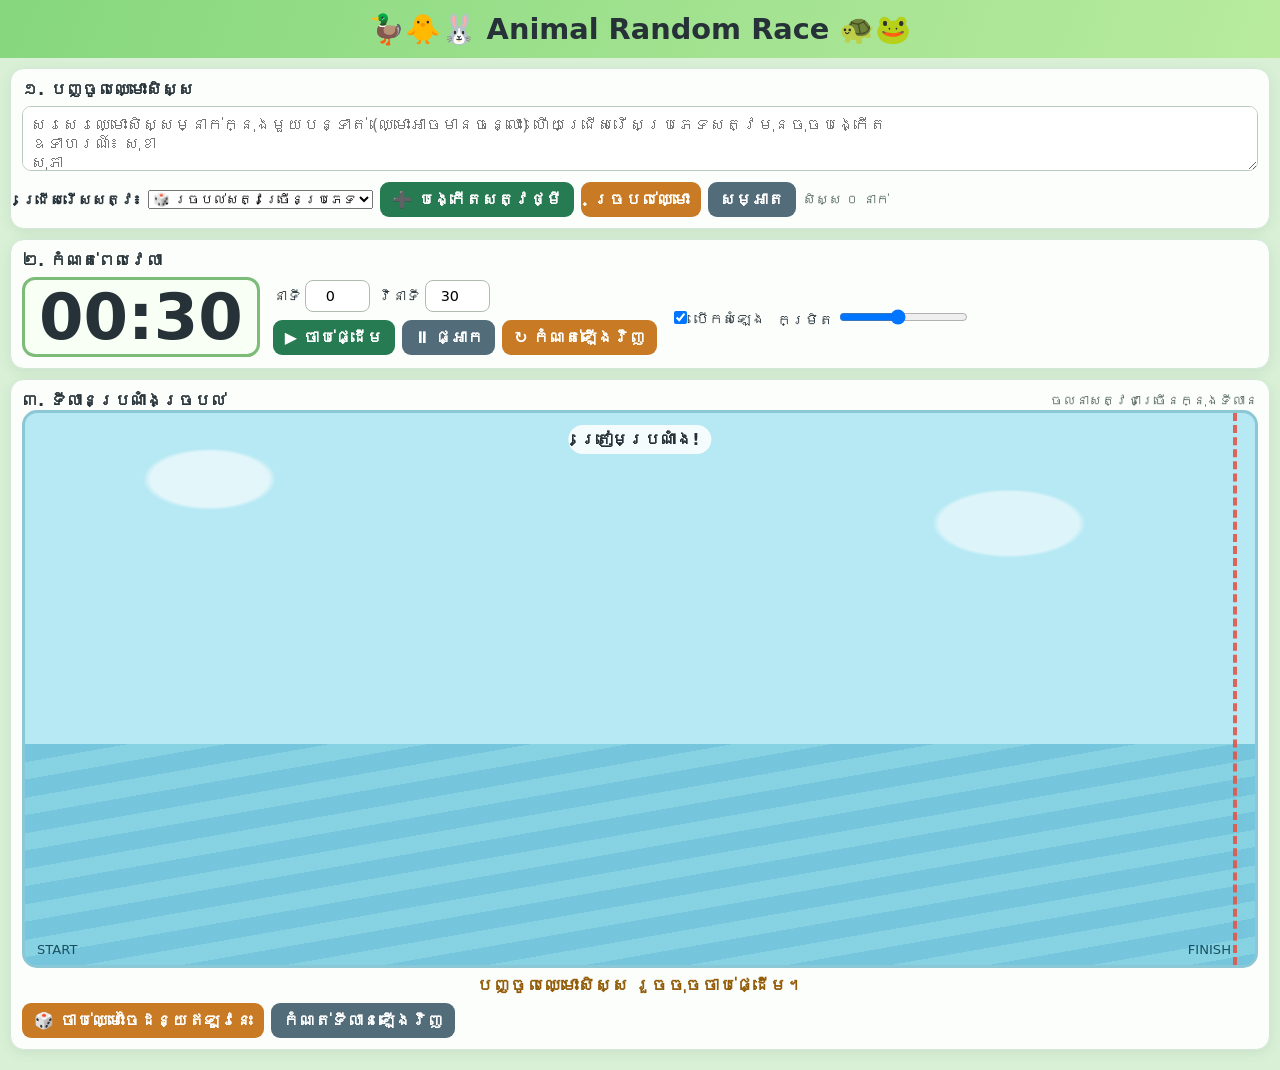
<file: index.html>
<!doctype html>
<html lang="km">
<head>
<meta charset="utf-8"><meta name="viewport" content="width=device-width,initial-scale=1">
<link rel="stylesheet" href="style.css">
<title>Animal Random Race By SOTHUN</title>
<!-- <style>
:root{--green:#9be18e;--sky:#bfeaf4;--ink:#263238}
*{box-sizing:border-box}
body{margin:0;color:var(--ink);font-family:system-ui,"Noto Sans Khmer",sans-serif;background:#d9f0d6}
header{background:linear-gradient(110deg,#86d77e,#b8eb9e);padding:12px 16px;text-align:center}
h1{font-size:clamp(1.2rem,3vw,1.8rem);margin:0}
header p{margin:3px 0 0;font-size:.88rem}
main{max-width:1450px;margin:auto;padding:10px}
.panel{background:#ffffffed;border:1px solid #d4e6d7;border-radius:14px;padding:11px;margin-bottom:10px;box-shadow:0 3px 12px #345c3b18}
h2{font-size:1.02rem;margin:0 0 7px}
.controls{display:flex;flex-wrap:wrap;gap:7px;align-items:center}\nselect{font:inherit;padding:8px 10px;border:1px solid #aebcaf;border-radius:9px;background:#fff;color:#263238}
button{border:0;border-radius:9px;padding:8px 12px;background:#267b52;color:white;font:inherit;font-weight:700;cursor:pointer}
button.alt{background:#536c7a}button.warn{background:#c87a25}button:disabled{opacity:.5;cursor:not-allowed}
textarea{width:100%;min-height:65px;padding:8px;border:1px solid #b9cbbd;border-radius:9px;font:inherit}
.timebox{display:flex;align-items:center;gap:13px;flex-wrap:wrap}
.clock{font-size:clamp(2.3rem,6vw,4rem);font-weight:850;font-variant-numeric:tabular-nums;background:#f8fff4;border:3px solid #7dbb78;border-radius:13px;padding:0 14px;min-width:200px;text-align:center}
.timeinputs{display:flex;gap:8px;align-items:center;flex-wrap:wrap}
.timeinputs input{width:65px;padding:7px;border:1px solid #aebcaf;border-radius:8px;font:inherit;text-align:center}
.muted{font-size:.82rem;color:#52655a}
.stage{position:relative;min-height:450px;height:min(62vh,650px);overflow:hidden;border-radius:15px;border:3px solid #8bc7d4;background:linear-gradient(#b7e9f4 0 60%,#77c7df 60% 100%);isolation:isolate}
.stage:before{content:"";position:absolute;inset:60% 0 0;background:repeating-linear-gradient(170deg,#75c5dc 0 18px,#8ad4e3 18px 35px);opacity:.85}
.stage:after{content:"";position:absolute;inset:0;background:radial-gradient(ellipse at 15% 12%,#fff9 0 4%,transparent 4.5%),radial-gradient(ellipse at 80% 20%,#fff8 0 5%,transparent 5.5%);pointer-events:none}
.finish{position:absolute;right:10px;top:0;bottom:0;width:12px;border-left:4px dashed #df574b;z-index:1;opacity:.9}
.animal{position:absolute;left:0;top:0;display:flex;align-items:center;gap:4px;max-width:min(260px,48%);padding:3px 8px 3px 4px;border:2px solid #fff;border-radius:22px;background:#fffdf0eF;box-shadow:0 2px 7px #2344;font-size:clamp(.77rem,1.3vw,.95rem);font-weight:750;white-space:nowrap;transform:translate(-50%,-50%);z-index:2;transition:filter .2s}
.animal .face{font-size:clamp(25px,3.5vw,39px);line-height:1}
.animal .student{overflow:hidden;text-overflow:ellipsis;max-width:145px}
.animal .remove{padding:1px 5px;margin-left:2px;border-radius:50%;background:#d9534f;color:#fff;font-size:12px;line-height:1.4}
.animal.winner{border-color:#f0a91c;background:#fff1a8;box-shadow:0 0 0 4px #ffd54f88,0 3px 12px #63480066;z-index:5}
.animal.winner:after{content:"🏆";position:absolute;top:-19px;right:-5px;font-size:20px}
.stage-message{position:absolute;left:50%;top:12px;transform:translateX(-50%);z-index:4;background:#ffffffd9;padding:5px 12px;border-radius:20px;font-weight:800;white-space:nowrap}
.result{font-weight:800;color:#925b08;text-align:center;min-height:35px;padding:7px;font-size:1.05rem}
.options{display:flex;gap:12px;flex-wrap:wrap;align-items:center}
label{font-size:.9rem}
@keyframes bob{0%,100%{margin-top:0}50%{margin-top:-7px}}
.animal.moving{animation:bob .45s ease-in-out infinite}
@media(max-width:700px){main{padding:7px}.stage{height:58vh;min-height:390px}.animal .student{max-width:95px}.animal{max-width:55%;padding:2px 5px 2px 3px}.stage-message{font-size:.82rem;top:7px}}
@media(prefers-reduced-motion:reduce){.animal.moving{animation:none}}
</style></head> -->
<body>
<header><h1>🦆🐥🐰 Animal Random Race 🐢🐸</h1></header>
<main>
<section class="panel">
<h2>១. បញ្ចូលឈ្មោះសិស្ស</h2>
<textarea id="names" placeholder="សរសេរឈ្មោះសិស្សម្នាក់ក្នុងមួយបន្ទាត់ (ឈ្មោះអាចមានចន្លោះ) ហើយជ្រើសរើសប្រភេទសត្វមុនចុចបង្កើត&#10;ឧទាហរណ៍៖ សុខា&#10;សុភា&#10;ដារ៉ា"></textarea>
<div class="controls" style="margin-top:7px">
<label for="animalType"><b>ជ្រើសរើសសត្វ៖</b></label>
<select id="animalType">
<option value="mix">🎲 ច្របល់សត្វច្រើនប្រភេទ</option>
<option value="🦆">🦆 ទា</option>
<option value="🐥">🐥 កូនទា</option>
<option value="🐤">🐤 កូនមាន់</option>
<option value="🐰">🐰 ទន្សាយ</option>
<option value="🐢">🐢 អណ្តើក</option>
<option value="🐸">🐸 កង្កែប</option>
<option value="🐼">🐼 ខ្លាឃ្មុំផេនដា</option>
<option value="🐱">🐱 ឆ្មា</option>
<option value="🐶">🐶 ឆ្កែ</option>
<option value="🦊">🦊 កញ្ជ្រោង</option>
<option value="🐻">🐻 ខ្លាឃ្មុំ</option>
<option value="🐨">🐨 ខ្លាឃ្មុំកូអាឡា</option>
<option value="🐵">🐵 ស្វា</option>
<option value="🐷">🐷 ជ្រូក</option>
<option value="🐮">🐮 គោ</option>
<option value="🐙">🐙 រតីយាវហឺ</option>
<option value="🦋">🦋 មេអំបៅ</option>
<option value="🐝">🐝 ឃ្មុំ</option>
<option value="🐧">🐧 ភេនឃ្វីន</option>
<option value="🦉">🦉 សត្វទីទុយ</option>
</select>
<button id="make">➕ បង្កើតសត្វថ្មី</button><button class="warn" id="mix">ច្របល់ឈ្មោះ</button><button class="alt" id="clear">សម្អាត</button><span id="total" class="muted">សិស្ស ០ នាក់</span></div>
</section>
<section class="panel">
<h2>២. កំណត់ពេលវេលា</h2>
<div class="timebox">
<div class="clock" id="clock">00:30</div>
<div>
<div class="timeinputs"><label>នាទី <input id="mins" type="number" min="0" max="180" value="0"></label><label>វិនាទី <input id="secs" type="number" min="1" max="59" value="30"></label></div>
<div class="controls" style="margin-top:8px"><button id="go">▶ ចាប់ផ្ដើម</button><button class="alt" id="pause">⏸ ផ្អាក</button><button class="warn" id="resetTime">↻ កំណត់ឡើងវិញ</button></div>
</div>
<div class="options"><label><input id="sound" type="checkbox" checked> បើកសំឡេង</label><label>កម្រិត <input id="vol" type="range" min="0" max="100" value="45"></label></div>
</div>
<!-- <p class="muted">អ្នកអាចកំណត់នាទី និងវិនាទី។ នៅពេល Timer ដល់សូន្យ សត្វនឹងឈប់ ហើយកម្មវិធីជ្រើសរើសឈ្មោះម្នាក់ដោយចៃដន្យ។</p> -->
</section>
<section class="panel">
<div class="controls" style="justify-content:space-between"><h2 style="margin:0">៣. ទីលានប្រណាំងច្របល់</h2><span class="muted">ចលនាសត្វជាច្រើនក្នុងទីលាន</span></div>
<div class="stage" id="stage"><div class="finish"></div><div class="stage-message" id="stageMsg">ត្រៀមប្រណាំង!</div><div class="muted" style="position:absolute;left:12px;bottom:8px;z-index:2;color:#174f63">START</div><div class="muted" style="position:absolute;right:24px;bottom:8px;z-index:2;color:#174f63">FINISH</div></div>
<div class="result" id="result" aria-live="polite">បញ្ចូលឈ្មោះសិស្ស រួចចុចចាប់ផ្ដើម។</div>
<div class="controls"><button id="pick" class="warn">🎲 ចាប់ឈ្មោះចៃដន្យឥឡូវនេះ</button><button id="resetRace" class="alt">កំណត់ទីលានឡើងវិញ</button></div>
</section>
</main>
<script>
const $=id=>document.getElementById(id);
const animals=['🦆','🐥','🐤','🐰','🐢','🐸','🐼','🐱','🐶','🦊','🐻','🐨','🐵','🐷','🐮','🐙','🦋','🐝','🐧','🦉'];
let entries=[],remaining=30,interval=null,raf=null,lastTick=0,running=false,ctx=null,nextId=1;
const clamp=(v,a,b)=>Math.max(a,Math.min(b,v));
function duration(){let m=clamp(parseInt($('mins').value)||0,0,180),s=clamp(parseInt($('secs').value)||0,0,59);$('mins').value=m;$('secs').value=s;return m*60+s}
function fmt(n){return String(Math.floor(n/60)).padStart(2,'0')+':'+String(n%60).padStart(2,'0')}
function showClock(){$('clock').textContent=fmt(remaining)}
function sound(f=650,d=.18,delay=0){if(!$('sound').checked||+$('vol').value===0)return;try{ctx=ctx||new(window.AudioContext||window.webkitAudioContext)();if(ctx.state==='suspended')ctx.resume();let o=ctx.createOscillator(),g=ctx.createGain(),t=ctx.currentTime+delay;o.frequency.value=f;g.gain.setValueAtTime(+$('vol').value/100*.12,t);g.gain.exponentialRampToValueAtTime(.001,t+d);o.connect(g);g.connect(ctx.destination);o.start(t);o.stop(t+d)}catch(e){}}
function fanfare(){[523,659,784,988,1175].forEach((f,i)=>sound(f,.22,i*.16))}
function addEntries(names,type){
 names.forEach(name=>{
  const el=document.createElement('div');el.className='animal';
  const face=document.createElement('span');face.className='face';face.textContent=type==='mix'?animals[Math.floor(Math.random()*animals.length)]:type;
  const label=document.createElement('span');label.className='student';label.textContent=name;
  const remove=document.createElement('button');remove.className='remove';remove.type='button';remove.title='លុបសត្វនេះ';remove.textContent='×';
  const entry={id:nextId++,name,index:entries.length,el,x:Math.random()*78+8,y:Math.random()*68+20,vx:(Math.random()-.5)*.34,vy:(Math.random()-.5)*.3,phase:Math.random()*6};
  remove.onclick=(ev)=>{ev.stopPropagation();removeEntry(entry.id)};
  el.append(face,label,remove);$('stage').append(el);entries.push(entry);
 });updateLabels();placeEntries();
}
function updateLabels(){entries.forEach((e,i)=>{e.index=i;e.el.querySelector('.student').textContent=(i+1)+'. '+e.name});$('total').textContent='សិស្ស '+entries.length+' នាក់'}
function removeEntry(id){const e=entries.find(x=>x.id===id);if(!e)return;e.el.remove();entries=entries.filter(x=>x.id!==id);updateLabels();if(!entries.length){stopTimer();stopMotion();$('stageMsg').textContent='ត្រៀមប្រណាំង!';$('result').textContent='សូមបញ្ចូលឈ្មោះសិស្សជាមុន។'}else{$('result').textContent='បានលុបសត្វមួយ — សត្វផ្សេងៗនៅដដែល។'}}
function placeEntries(){entries.forEach(e=>{e.x=clamp(e.x,5,90);e.y=clamp(e.y,12,88);e.el.style.left=e.x+'%';e.el.style.top=e.y+'%'})}
function render(){updateLabels();$('result').textContent=entries.length?'រួចរាល់ — កំណត់ម៉ោង រួចចាប់ផ្ដើម!':'សូមបញ្ចូលឈ្មោះសិស្សជាមុន។'}
function stopMotion(){running=false;if(raf)cancelAnimationFrame(raf);raf=null;entries.forEach(e=>e.el.classList.remove('moving'))}
function moveFrame(t){if(!running)return;let dt=Math.min(32,t-lastTick||16);lastTick=t;let w=$('stage').clientWidth,h=$('stage').clientHeight;entries.forEach(e=>{e.phase+=dt*.004;e.x+=e.vx*dt*.055+Math.sin(e.phase)*.06;e.y+=e.vy*dt*.055+Math.cos(e.phase*1.3)*.045;if(e.x<4||e.x>91)e.vx*=-1;if(e.y<12||e.y>87)e.vy*=-1;e.x=clamp(e.x,4,91);e.y=clamp(e.y,12,87);e.el.style.left=e.x+'%';e.el.style.top=e.y+'%'});raf=requestAnimationFrame(moveFrame)}
function startMotion(){running=true;lastTick=0;entries.forEach(e=>e.el.classList.add('moving'));raf=requestAnimationFrame(moveFrame)}
function stopTimer(){if(interval){clearInterval(interval);interval=null}}
function chooseWinner(){stopTimer();stopMotion();if(!entries.length)return;entries.forEach(e=>e.el.classList.remove('winner'));let winner=entries[Math.floor(Math.random()*entries.length)];winner.el.classList.add('winner');$('stageMsg').textContent='🏁 អស់ម៉ោងហើយ!';$('result').textContent='🏆 អ្នកត្រូវបានជ្រើសរើស៖ លេខ '+(winner.index+1)+' — '+winner.name+'!';$('go').disabled=false;fanfare()}
function startGame(){if(running||!entries.length)return;if(remaining<=0)remaining=duration();if(remaining<=0){alert('សូមកំណត់ពេលវេលាឱ្យលើសពី ០ វិនាទី។');return}entries.forEach(e=>e.el.classList.remove('winner'));$('result').textContent='សត្វកំពុងប្រណាំង...';$('stageMsg').textContent='🏁 កំពុងប្រណាំង!';$('go').disabled=true;startMotion();sound(600,.12);interval=setInterval(()=>{remaining--;showClock();if(remaining<=0){remaining=0;showClock();chooseWinner()}},1000)}
$('make').onclick=()=>{const newNames=$('names').value.split(/\r?\n/).map(x=>x.trim()).map(x=>x.replace(/^(?:[🦆🐥🐤🐰🐢🐸🐼🐱🐶🦊🐻🐨🐵🐷🐮🐙🦋🐝🐧🦉]\s*)?(?:(?:\d+|[០-៩]+)[.)៖-]?\s*)?(?:[-•*]\s*)?/, '')).map(x=>x.trim()).filter(Boolean);if(!newNames.length){alert('សូមបញ្ចូលឈ្មោះសិស្សជាមុន។');return;}addEntries(newNames,$('animalType').value);$('names').value='';$('stageMsg').textContent='ត្រៀមប្រណាំង!';$('result').textContent='បានបន្ថែម '+newNames.length+' សត្វថ្មី។ សត្វចាស់នៅដដែល។';sound(550,.12)};
$('mix').onclick=()=>{for(let i=entries.length-1;i>0;i--){let j=Math.floor(Math.random()*(i+1));[entries[i],entries[j]]=[entries[j],entries[i]]}updateLabels();sound(740,.14)};
$('clear').onclick=()=>{$('names').value='';stopTimer();stopMotion();entries.forEach(e=>e.el.remove());entries=[];updateLabels();render();$('stageMsg').textContent='ត្រៀមប្រណាំង!'};
$('go').onclick=startGame;
$('pause').onclick=()=>{stopTimer();stopMotion();$('go').disabled=false;$('stageMsg').textContent='បានផ្អាក';$('result').textContent='ការប្រណាំងត្រូវបានផ្អាក។ ចុចចាប់ផ្ដើមដើម្បីបន្ត។';sound(440,.12)};
$('resetTime').onclick=()=>{stopTimer();stopMotion();remaining=duration();showClock();$('go').disabled=false;$('stageMsg').textContent='ត្រៀមប្រណាំង!';entries.forEach(e=>e.el.classList.remove('winner'));$('result').textContent='កំណត់ម៉ោងរួចរាល់។'};
$('pick').onclick=()=>{if(running){stopTimer();stopMotion()}chooseWinner()};
$('resetRace').onclick=()=>{stopTimer();stopMotion();remaining=duration();showClock();$('go').disabled=false;entries.forEach(e=>e.el.classList.remove('winner'));entries.forEach(e=>{e.x=Math.random()*78+8;e.y=Math.random()*68+20;e.vx=(Math.random()-.5)*.34;e.vy=(Math.random()-.5)*.3});placeEntries();$('stageMsg').textContent='ត្រៀមប្រណាំង!';$('result').textContent='ទីលានត្រូវបានកំណត់ឡើងវិញ។'};
['mins','secs'].forEach(id=>$(id).addEventListener('change',()=>{if(!running){remaining=duration();showClock()}}));
window.addEventListener('resize',placeEntries);
remaining=duration();showClock();
</script></body></html>
</file>
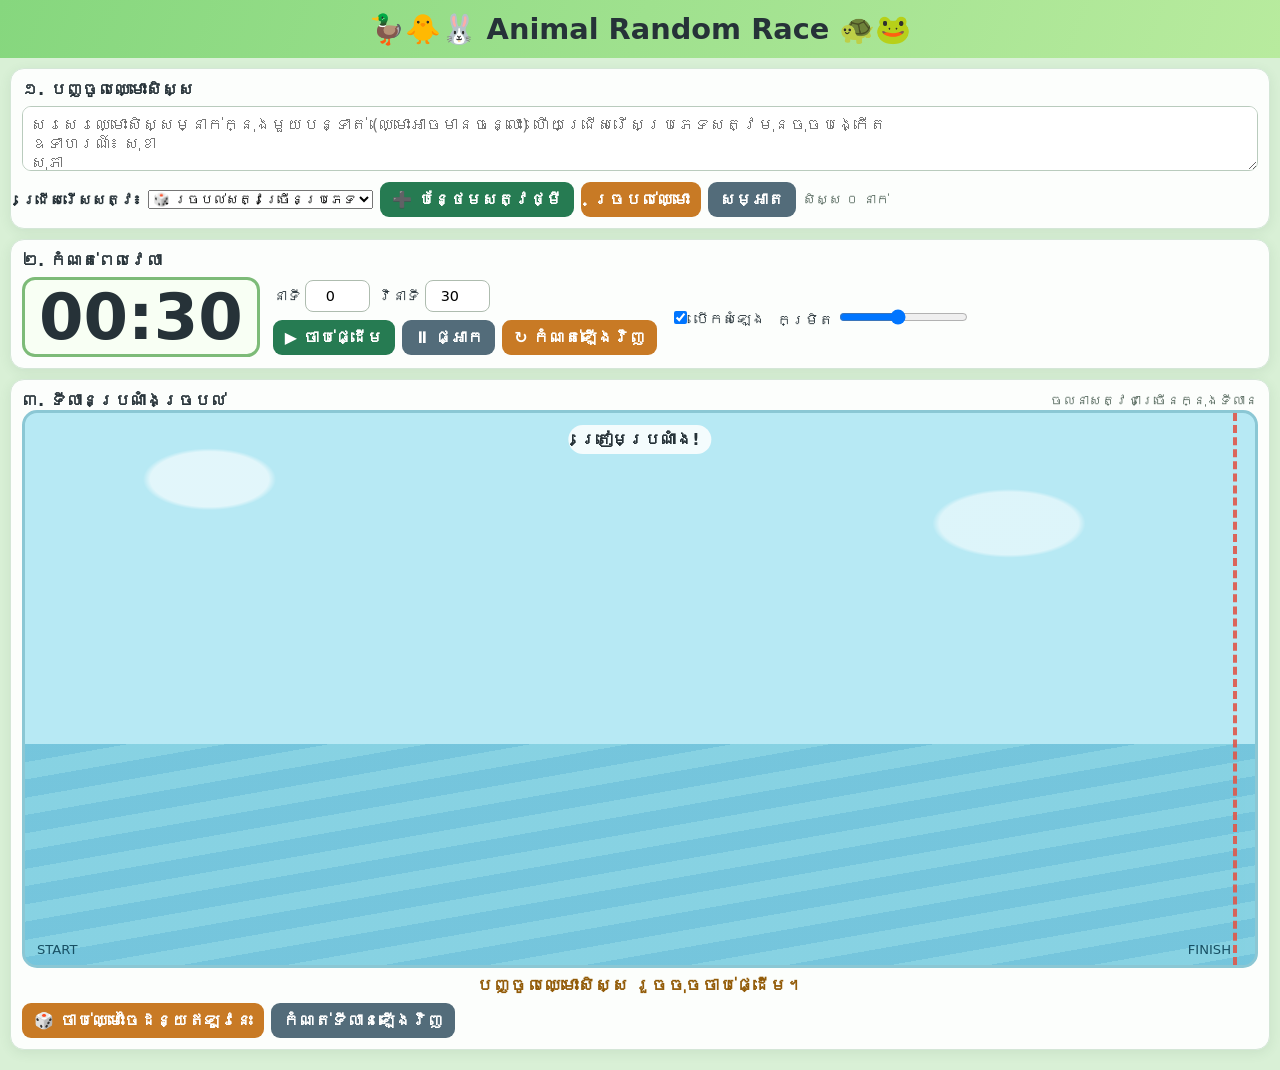
<file: animal_random_race_v5_animal.html>
<!doctype html>
<html lang="km">
<head>
<meta charset="utf-8"><meta name="viewport" content="width=device-width,initial-scale=1">
<link rel="stylesheet" href="style.css">
<title>Animal Random Race By SOTHUN</title>
<!-- <style>
:root{--green:#9be18e;--sky:#bfeaf4;--ink:#263238}
*{box-sizing:border-box}
body{margin:0;color:var(--ink);font-family:system-ui,"Noto Sans Khmer",sans-serif;background:#d9f0d6}
header{background:linear-gradient(110deg,#86d77e,#b8eb9e);padding:12px 16px;text-align:center}
h1{font-size:clamp(1.2rem,3vw,1.8rem);margin:0}
header p{margin:3px 0 0;font-size:.88rem}
main{max-width:1450px;margin:auto;padding:10px}
.panel{background:#ffffffed;border:1px solid #d4e6d7;border-radius:14px;padding:11px;margin-bottom:10px;box-shadow:0 3px 12px #345c3b18}
h2{font-size:1.02rem;margin:0 0 7px}
.controls{display:flex;flex-wrap:wrap;gap:7px;align-items:center}\nselect{font:inherit;padding:8px 10px;border:1px solid #aebcaf;border-radius:9px;background:#fff;color:#263238}
button{border:0;border-radius:9px;padding:8px 12px;background:#267b52;color:white;font:inherit;font-weight:700;cursor:pointer}
button.alt{background:#536c7a}button.warn{background:#c87a25}button:disabled{opacity:.5;cursor:not-allowed}
textarea{width:100%;min-height:65px;padding:8px;border:1px solid #b9cbbd;border-radius:9px;font:inherit}
.timebox{display:flex;align-items:center;gap:13px;flex-wrap:wrap}
.clock{font-size:clamp(2.3rem,6vw,4rem);font-weight:850;font-variant-numeric:tabular-nums;background:#f8fff4;border:3px solid #7dbb78;border-radius:13px;padding:0 14px;min-width:200px;text-align:center}
.timeinputs{display:flex;gap:8px;align-items:center;flex-wrap:wrap}
.timeinputs input{width:65px;padding:7px;border:1px solid #aebcaf;border-radius:8px;font:inherit;text-align:center}
.muted{font-size:.82rem;color:#52655a}
.stage{position:relative;min-height:450px;height:min(62vh,650px);overflow:hidden;border-radius:15px;border:3px solid #8bc7d4;background:linear-gradient(#b7e9f4 0 60%,#77c7df 60% 100%);isolation:isolate}
.stage:before{content:"";position:absolute;inset:60% 0 0;background:repeating-linear-gradient(170deg,#75c5dc 0 18px,#8ad4e3 18px 35px);opacity:.85}
.stage:after{content:"";position:absolute;inset:0;background:radial-gradient(ellipse at 15% 12%,#fff9 0 4%,transparent 4.5%),radial-gradient(ellipse at 80% 20%,#fff8 0 5%,transparent 5.5%);pointer-events:none}
.finish{position:absolute;right:10px;top:0;bottom:0;width:12px;border-left:4px dashed #df574b;z-index:1;opacity:.9}
.animal{position:absolute;left:0;top:0;display:flex;align-items:center;gap:4px;max-width:min(260px,48%);padding:3px 8px 3px 4px;border:2px solid #fff;border-radius:22px;background:#fffdf0eF;box-shadow:0 2px 7px #2344;font-size:clamp(.77rem,1.3vw,.95rem);font-weight:750;white-space:nowrap;transform:translate(-50%,-50%);z-index:2;transition:filter .2s}
.animal .face{font-size:clamp(25px,3.5vw,39px);line-height:1}
.animal .student{overflow:hidden;text-overflow:ellipsis;max-width:145px}
.animal .remove{padding:1px 5px;margin-left:2px;border-radius:50%;background:#d9534f;color:#fff;font-size:12px;line-height:1.4}
.animal.winner{border-color:#f0a91c;background:#fff1a8;box-shadow:0 0 0 4px #ffd54f88,0 3px 12px #63480066;z-index:5}
.animal.winner:after{content:"🏆";position:absolute;top:-19px;right:-5px;font-size:20px}
.stage-message{position:absolute;left:50%;top:12px;transform:translateX(-50%);z-index:4;background:#ffffffd9;padding:5px 12px;border-radius:20px;font-weight:800;white-space:nowrap}
.result{font-weight:800;color:#925b08;text-align:center;min-height:35px;padding:7px;font-size:1.05rem}
.options{display:flex;gap:12px;flex-wrap:wrap;align-items:center}
label{font-size:.9rem}
@keyframes bob{0%,100%{margin-top:0}50%{margin-top:-7px}}
.animal.moving{animation:bob .45s ease-in-out infinite}
@media(max-width:700px){main{padding:7px}.stage{height:58vh;min-height:390px}.animal .student{max-width:95px}.animal{max-width:55%;padding:2px 5px 2px 3px}.stage-message{font-size:.82rem;top:7px}}
@media(prefers-reduced-motion:reduce){.animal.moving{animation:none}}
</style></head> -->
<body>
<header><h1>🦆🐥🐰 Animal Random Race 🐢🐸</h1></header>
<main>
<section class="panel">
<h2>១. បញ្ចូលឈ្មោះសិស្ស</h2>
<textarea id="names" placeholder="សរសេរឈ្មោះសិស្សម្នាក់ក្នុងមួយបន្ទាត់ (ឈ្មោះអាចមានចន្លោះ) ហើយជ្រើសរើសប្រភេទសត្វមុនចុចបង្កើត&#10;ឧទាហរណ៍៖ សុខា&#10;សុភា&#10;ដារ៉ា"></textarea>
<div class="controls" style="margin-top:7px">
<label for="animalType"><b>ជ្រើសរើសសត្វ៖</b></label>
<select id="animalType">
<option value="mix">🎲 ច្របល់សត្វច្រើនប្រភេទ</option>
<option value="🦆">🦆 ទា</option>
<option value="🐥">🐥 កូនទា</option>
<option value="🐤">🐤 កូនមាន់</option>
<option value="🐰">🐰 ទន្សាយ</option>
<option value="🐢">🐢 អណ្តើក</option>
<option value="🐸">🐸 កង្កែប</option>
<option value="🐼">🐼 ខ្លាឃ្មុំផេនដា</option>
<option value="🐱">🐱 ឆ្មា</option>
<option value="🐶">🐶 ឆ្កែ</option>
<option value="🦊">🦊 កញ្ជ្រោង</option>
<option value="🐻">🐻 ខ្លាឃ្មុំ</option>
<option value="🐨">🐨 ខ្លាឃ្មុំកូអាឡា</option>
<option value="🐵">🐵 ស្វា</option>
<option value="🐷">🐷 ជ្រូក</option>
<option value="🐮">🐮 គោ</option>
<option value="🐙">🐙 រតីយាវហឺ</option>
<option value="🦋">🦋 មេអំបៅ</option>
<option value="🐝">🐝 ឃ្មុំ</option>
<option value="🐧">🐧 ភេនឃ្វីន</option>
<option value="🦉">🦉 សត្វទីទុយ</option>
</select>
<button id="make">➕ បន្ថែមសត្វថ្មី</button><button class="warn" id="mix">ច្របល់ឈ្មោះ</button><button class="alt" id="clear">សម្អាត</button><span id="total" class="muted">សិស្ស ០ នាក់</span></div>
</section>
<section class="panel">
<h2>២. កំណត់ពេលវេលា</h2>
<div class="timebox">
<div class="clock" id="clock">00:30</div>
<div>
<div class="timeinputs"><label>នាទី <input id="mins" type="number" min="0" max="180" value="0"></label><label>វិនាទី <input id="secs" type="number" min="1" max="59" value="30"></label></div>
<div class="controls" style="margin-top:8px"><button id="go">▶ ចាប់ផ្ដើម</button><button class="alt" id="pause">⏸ ផ្អាក</button><button class="warn" id="resetTime">↻ កំណត់ឡើងវិញ</button></div>
</div>
<div class="options"><label><input id="sound" type="checkbox" checked> បើកសំឡេង</label><label>កម្រិត <input id="vol" type="range" min="0" max="100" value="45"></label></div>
</div>
<!-- <p class="muted">អ្នកអាចកំណត់នាទី និងវិនាទី។ នៅពេល Timer ដល់សូន្យ សត្វនឹងឈប់ ហើយកម្មវិធីជ្រើសរើសឈ្មោះម្នាក់ដោយចៃដន្យ។</p> -->
</section>
<section class="panel">
<div class="controls" style="justify-content:space-between"><h2 style="margin:0">៣. ទីលានប្រណាំងច្របល់</h2><span class="muted">ចលនាសត្វជាច្រើនក្នុងទីលាន</span></div>
<div class="stage" id="stage"><div class="finish"></div><div class="stage-message" id="stageMsg">ត្រៀមប្រណាំង!</div><div class="muted" style="position:absolute;left:12px;bottom:8px;z-index:2;color:#174f63">START</div><div class="muted" style="position:absolute;right:24px;bottom:8px;z-index:2;color:#174f63">FINISH</div></div>
<div class="result" id="result" aria-live="polite">បញ្ចូលឈ្មោះសិស្ស រួចចុចចាប់ផ្ដើម។</div>
<div class="controls"><button id="pick" class="warn">🎲 ចាប់ឈ្មោះចៃដន្យឥឡូវនេះ</button><button id="resetRace" class="alt">កំណត់ទីលានឡើងវិញ</button></div>
</section>
</main>
<script>
const $=id=>document.getElementById(id);
const animals=['🦆','🐥','🐤','🐰','🐢','🐸','🐼','🐱','🐶','🦊','🐻','🐨','🐵','🐷','🐮','🐙','🦋','🐝','🐧','🦉'];
let entries=[],remaining=30,interval=null,raf=null,lastTick=0,running=false,ctx=null,nextId=1;
const clamp=(v,a,b)=>Math.max(a,Math.min(b,v));
function duration(){let m=clamp(parseInt($('mins').value)||0,0,180),s=clamp(parseInt($('secs').value)||0,0,59);$('mins').value=m;$('secs').value=s;return m*60+s}
function fmt(n){return String(Math.floor(n/60)).padStart(2,'0')+':'+String(n%60).padStart(2,'0')}
function showClock(){$('clock').textContent=fmt(remaining)}
function sound(f=650,d=.18,delay=0){if(!$('sound').checked||+$('vol').value===0)return;try{ctx=ctx||new(window.AudioContext||window.webkitAudioContext)();if(ctx.state==='suspended')ctx.resume();let o=ctx.createOscillator(),g=ctx.createGain(),t=ctx.currentTime+delay;o.frequency.value=f;g.gain.setValueAtTime(+$('vol').value/100*.12,t);g.gain.exponentialRampToValueAtTime(.001,t+d);o.connect(g);g.connect(ctx.destination);o.start(t);o.stop(t+d)}catch(e){}}
function fanfare(){[523,659,784,988,1175].forEach((f,i)=>sound(f,.22,i*.16))}
function addEntries(names,type){
 names.forEach(name=>{
  const el=document.createElement('div');el.className='animal';
  const face=document.createElement('span');face.className='face';face.textContent=type==='mix'?animals[Math.floor(Math.random()*animals.length)]:type;
  const label=document.createElement('span');label.className='student';label.textContent=name;
  const remove=document.createElement('button');remove.className='remove';remove.type='button';remove.title='លុបសត្វនេះ';remove.textContent='×';
  const entry={id:nextId++,name,index:entries.length,el,x:Math.random()*78+8,y:Math.random()*68+20,vx:(Math.random()-.5)*.34,vy:(Math.random()-.5)*.3,phase:Math.random()*6};
  remove.onclick=(ev)=>{ev.stopPropagation();removeEntry(entry.id)};
  el.append(face,label,remove);$('stage').append(el);entries.push(entry);
 });updateLabels();placeEntries();
}
function updateLabels(){entries.forEach((e,i)=>{e.index=i;e.el.querySelector('.student').textContent=(i+1)+'. '+e.name});$('total').textContent='សិស្ស '+entries.length+' នាក់'}
function removeEntry(id){const e=entries.find(x=>x.id===id);if(!e)return;e.el.remove();entries=entries.filter(x=>x.id!==id);updateLabels();if(!entries.length){stopTimer();stopMotion();$('stageMsg').textContent='ត្រៀមប្រណាំង!';$('result').textContent='សូមបញ្ចូលឈ្មោះសិស្សជាមុន។'}else{$('result').textContent='បានលុបសត្វមួយ — សត្វផ្សេងៗនៅដដែល។'}}
function placeEntries(){entries.forEach(e=>{e.x=clamp(e.x,5,90);e.y=clamp(e.y,12,88);e.el.style.left=e.x+'%';e.el.style.top=e.y+'%'})}
function render(){updateLabels();$('result').textContent=entries.length?'រួចរាល់ — កំណត់ម៉ោង រួចចាប់ផ្ដើម!':'សូមបញ្ចូលឈ្មោះសិស្សជាមុន។'}
function stopMotion(){running=false;if(raf)cancelAnimationFrame(raf);raf=null;entries.forEach(e=>e.el.classList.remove('moving'))}
function moveFrame(t){if(!running)return;let dt=Math.min(32,t-lastTick||16);lastTick=t;let w=$('stage').clientWidth,h=$('stage').clientHeight;entries.forEach(e=>{e.phase+=dt*.004;e.x+=e.vx*dt*.055+Math.sin(e.phase)*.06;e.y+=e.vy*dt*.055+Math.cos(e.phase*1.3)*.045;if(e.x<4||e.x>91)e.vx*=-1;if(e.y<12||e.y>87)e.vy*=-1;e.x=clamp(e.x,4,91);e.y=clamp(e.y,12,87);e.el.style.left=e.x+'%';e.el.style.top=e.y+'%'});raf=requestAnimationFrame(moveFrame)}
function startMotion(){running=true;lastTick=0;entries.forEach(e=>e.el.classList.add('moving'));raf=requestAnimationFrame(moveFrame)}
function stopTimer(){if(interval){clearInterval(interval);interval=null}}
function chooseWinner(){stopTimer();stopMotion();if(!entries.length)return;entries.forEach(e=>e.el.classList.remove('winner'));let winner=entries[Math.floor(Math.random()*entries.length)];winner.el.classList.add('winner');$('stageMsg').textContent='🏁 អស់ម៉ោងហើយ!';$('result').textContent='🏆 អ្នកត្រូវបានជ្រើសរើស៖ លេខ '+(winner.index+1)+' — '+winner.name+'!';$('go').disabled=false;fanfare()}
function startGame(){if(running||!entries.length)return;if(remaining<=0)remaining=duration();if(remaining<=0){alert('សូមកំណត់ពេលវេលាឱ្យលើសពី ០ វិនាទី។');return}entries.forEach(e=>e.el.classList.remove('winner'));$('result').textContent='សត្វកំពុងប្រណាំង...';$('stageMsg').textContent='🏁 កំពុងប្រណាំង!';$('go').disabled=true;startMotion();sound(600,.12);interval=setInterval(()=>{remaining--;showClock();if(remaining<=0){remaining=0;showClock();chooseWinner()}},1000)}
$('make').onclick=()=>{const newNames=$('names').value.split(/\r?\n/).map(x=>x.trim()).map(x=>x.replace(/^(?:[🦆🐥🐤🐰🐢🐸🐼🐱🐶🦊🐻🐨🐵🐷🐮🐙🦋🐝🐧🦉]\s*)?(?:(?:\d+|[០-៩]+)[.)៖-]?\s*)?(?:[-•*]\s*)?/, '')).map(x=>x.trim()).filter(Boolean);if(!newNames.length){alert('សូមបញ្ចូលឈ្មោះសិស្សជាមុន។');return;}addEntries(newNames,$('animalType').value);$('names').value='';$('stageMsg').textContent='ត្រៀមប្រណាំង!';$('result').textContent='បានបន្ថែម '+newNames.length+' សត្វថ្មី។ សត្វចាស់នៅដដែល។';sound(550,.12)};
$('mix').onclick=()=>{for(let i=entries.length-1;i>0;i--){let j=Math.floor(Math.random()*(i+1));[entries[i],entries[j]]=[entries[j],entries[i]]}updateLabels();sound(740,.14)};
$('clear').onclick=()=>{$('names').value='';stopTimer();stopMotion();entries.forEach(e=>e.el.remove());entries=[];updateLabels();render();$('stageMsg').textContent='ត្រៀមប្រណាំង!'};
$('go').onclick=startGame;
$('pause').onclick=()=>{stopTimer();stopMotion();$('go').disabled=false;$('stageMsg').textContent='បានផ្អាក';$('result').textContent='ការប្រណាំងត្រូវបានផ្អាក។ ចុចចាប់ផ្ដើមដើម្បីបន្ត។';sound(440,.12)};
$('resetTime').onclick=()=>{stopTimer();stopMotion();remaining=duration();showClock();$('go').disabled=false;$('stageMsg').textContent='ត្រៀមប្រណាំង!';entries.forEach(e=>e.el.classList.remove('winner'));$('result').textContent='កំណត់ម៉ោងរួចរាល់។'};
$('pick').onclick=()=>{if(running){stopTimer();stopMotion()}chooseWinner()};
$('resetRace').onclick=()=>{stopTimer();stopMotion();remaining=duration();showClock();$('go').disabled=false;entries.forEach(e=>e.el.classList.remove('winner'));entries.forEach(e=>{e.x=Math.random()*78+8;e.y=Math.random()*68+20;e.vx=(Math.random()-.5)*.34;e.vy=(Math.random()-.5)*.3});placeEntries();$('stageMsg').textContent='ត្រៀមប្រណាំង!';$('result').textContent='ទីលានត្រូវបានកំណត់ឡើងវិញ។'};
['mins','secs'].forEach(id=>$(id).addEventListener('change',()=>{if(!running){remaining=duration();showClock()}}));
window.addEventListener('resize',placeEntries);
remaining=duration();showClock();
</script></body></html>
</file>
<file: style.css>
:root{--green:#9be18e;--sky:#bfeaf4;--ink:#263238}
*{box-sizing:border-box}
body{margin:0;color:var(--ink);font-family:system-ui,"Noto Sans Khmer",sans-serif;background:#d9f0d6}
header{background:linear-gradient(110deg,#86d77e,#b8eb9e);padding:12px 16px;text-align:center}
h1{font-size:clamp(1.2rem,3vw,1.8rem);margin:0}
header p{margin:3px 0 0;font-size:.88rem}
main{max-width:1450px;margin:auto;padding:10px}
.panel{background:#ffffffed;border:1px solid #d4e6d7;border-radius:14px;padding:11px;margin-bottom:10px;box-shadow:0 3px 12px #345c3b18}
h2{font-size:1.02rem;margin:0 0 7px}
.controls{display:flex;flex-wrap:wrap;gap:7px;align-items:center}\nselect{font:inherit;padding:8px 10px;border:1px solid #aebcaf;border-radius:9px;background:#fff;color:#263238}
button{border:0;border-radius:9px;padding:8px 12px;background:#267b52;color:white;font:inherit;font-weight:700;cursor:pointer}
button.alt{background:#536c7a}button.warn{background:#c87a25}button:disabled{opacity:.5;cursor:not-allowed}
textarea{width:100%;min-height:65px;padding:8px;border:1px solid #b9cbbd;border-radius:9px;font:inherit}
.timebox{display:flex;align-items:center;gap:13px;flex-wrap:wrap}
.clock{font-size:clamp(2.3rem,6vw,4rem);font-weight:850;font-variant-numeric:tabular-nums;background:#f8fff4;border:3px solid #7dbb78;border-radius:13px;padding:0 14px;min-width:200px;text-align:center}
.timeinputs{display:flex;gap:8px;align-items:center;flex-wrap:wrap}
.timeinputs input{width:65px;padding:7px;border:1px solid #aebcaf;border-radius:8px;font:inherit;text-align:center}
.muted{font-size:.82rem;color:#52655a}
.stage{position:relative;min-height:450px;height:min(62vh,650px);overflow:hidden;border-radius:15px;border:3px solid #8bc7d4;background:linear-gradient(#b7e9f4 0 60%,#77c7df 60% 100%);isolation:isolate}
.stage:before{content:"";position:absolute;inset:60% 0 0;background:repeating-linear-gradient(170deg,#75c5dc 0 18px,#8ad4e3 18px 35px);opacity:.85}
.stage:after{content:"";position:absolute;inset:0;background:radial-gradient(ellipse at 15% 12%,#fff9 0 4%,transparent 4.5%),radial-gradient(ellipse at 80% 20%,#fff8 0 5%,transparent 5.5%);pointer-events:none}
.finish{position:absolute;right:10px;top:0;bottom:0;width:12px;border-left:4px dashed #df574b;z-index:1;opacity:.9}
.animal{position:absolute;left:0;top:0;display:flex;align-items:center;gap:4px;max-width:min(260px,48%);padding:3px 8px 3px 4px;border:2px solid #fff;border-radius:22px;background:#fffdf0eF;box-shadow:0 2px 7px #2344;font-size:clamp(.77rem,1.3vw,.95rem);font-weight:750;white-space:nowrap;transform:translate(-50%,-50%);z-index:2;transition:filter .2s}
.animal .face{font-size:clamp(25px,3.5vw,39px);line-height:1}
.animal .student{overflow:hidden;text-overflow:ellipsis;max-width:145px}
.animal .remove{padding:1px 5px;margin-left:2px;border-radius:50%;background:#d9534f;color:#fff;font-size:12px;line-height:1.4}
.animal.winner{border-color:#f0a91c;background:#fff1a8;box-shadow:0 0 0 4px #ffd54f88,0 3px 12px #63480066;z-index:5}
.animal.winner:after{content:"🏆";position:absolute;top:-19px;right:-5px;font-size:20px}
.stage-message{position:absolute;left:50%;top:12px;transform:translateX(-50%);z-index:4;background:#ffffffd9;padding:5px 12px;border-radius:20px;font-weight:800;white-space:nowrap}
.result{font-weight:800;color:#925b08;text-align:center;min-height:35px;padding:7px;font-size:1.05rem}
.options{display:flex;gap:12px;flex-wrap:wrap;align-items:center}
label{font-size:.9rem}
@keyframes bob{0%,100%{margin-top:0}50%{margin-top:-7px}}
.animal.moving{animation:bob .45s ease-in-out infinite}
@media(max-width:700px){main{padding:7px}.stage{height:58vh;min-height:390px}.animal .student{max-width:95px}.animal{max-width:55%;padding:2px 5px 2px 3px}.stage-message{font-size:.82rem;top:7px}}
@media(prefers-reduced-motion:reduce){.animal.moving{animation:none}}
</file>
